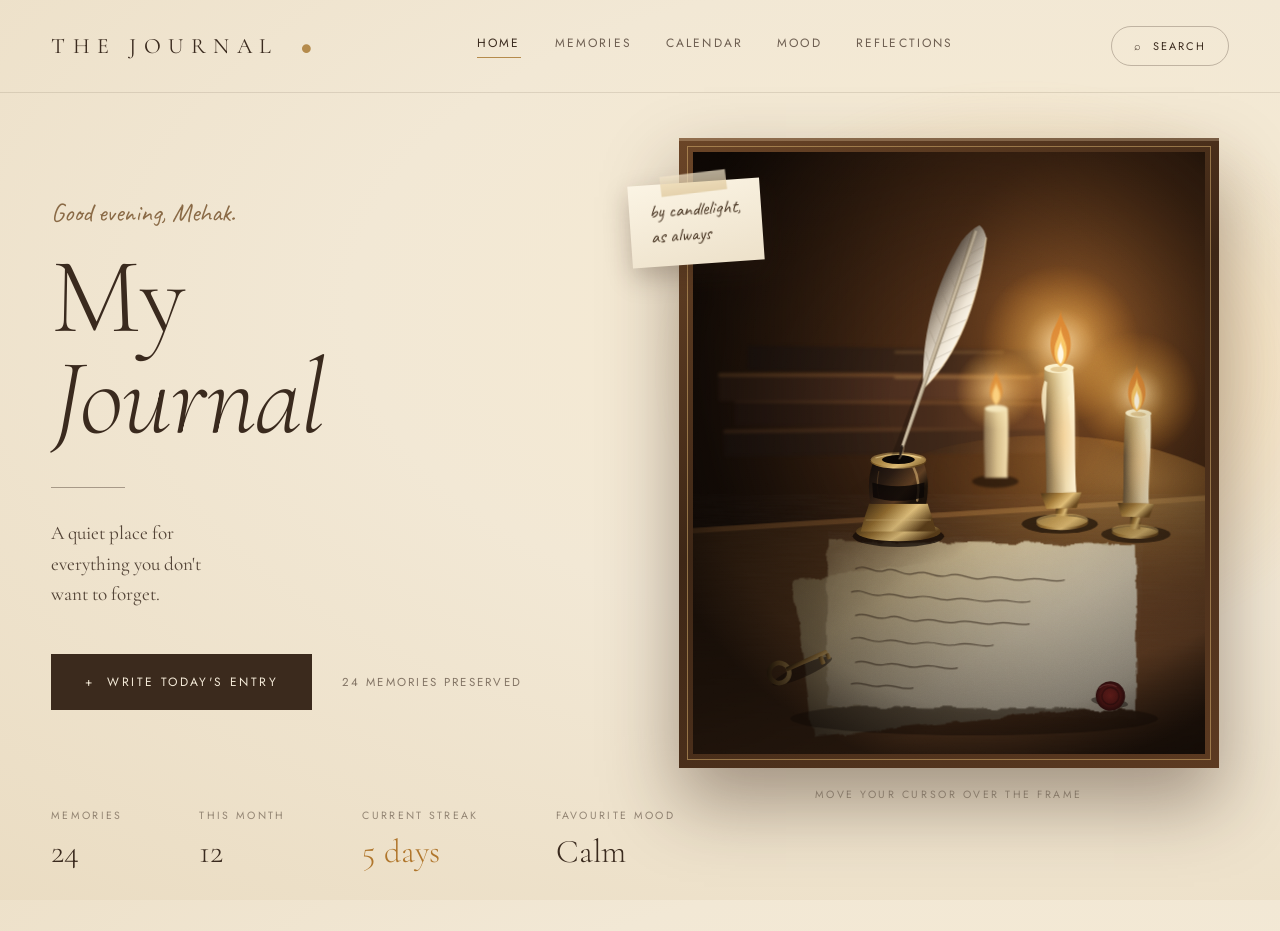
<file: Cinematic Desk Home Component/uploads/hero-candlelit-desk-demo.html>
<!DOCTYPE html>
<html lang="en">
<head>
<meta charset="utf-8">
<meta name="viewport" content="width=device-width, initial-scale=1">
<title>The Journal — Hero Demo</title>
<link rel="preconnect" href="https://fonts.googleapis.com">
<link rel="preconnect" href="https://fonts.gstatic.com" crossorigin>
<link href="https://fonts.googleapis.com/css2?family=Caveat:wght@400;500&family=Cormorant+Garamond:ital,wght@0,300;0,400;0,500;1,300;1,400&family=Jost:wght@300;400;500&display=swap" rel="stylesheet">
<style>
:root{
  /* scene */
  --wall:#241610; --wall-deep:#150C07;
  --desk:#4A2E1C; --desk-lit:#8A5730;
  --parchment:#E9DDC1; --parchment-sh:#BFAA85;
  --flame-core:#FFF7E2; --flame-body:#F9C766; --flame-edge:#DE7F26;
  --glow:#F2B45C; --brass:#B58B4C; --ink:#241A14;
  /* page */
  --page:#F2E8D5; --page-warm:#EFE0C4; --page-ink:#3A2A1E;
  --ease-film:cubic-bezier(.16,.84,.44,1);
  --rx:0deg; --ry:0deg;
}
*{box-sizing:border-box;margin:0;padding:0}
html,body{height:100%}
body{
  background:
    radial-gradient(120% 90% at 78% 34%, #F7EBD2 0%, var(--page) 42%, #EADCC2 100%);
  color:var(--page-ink);
  font-family:'Cormorant Garamond',Georgia,serif;
  -webkit-font-smoothing:antialiased;
  overflow-x:hidden;
}

/* ---------- nav ---------- */
.nav{
  display:flex;align-items:center;justify-content:space-between;
  padding:26px clamp(24px,4vw,64px);
  border-bottom:1px solid rgba(58,42,30,.12);
}
.brand{font-size:22px;letter-spacing:.34em;font-weight:400;text-transform:uppercase}
.brand i{color:var(--brass);font-style:normal;font-size:14px;vertical-align:middle;margin-left:10px}
.links{display:flex;gap:34px;font-family:'Jost',sans-serif;font-size:12px;letter-spacing:.18em;text-transform:uppercase;font-weight:400}
.links a{color:rgba(58,42,30,.72);text-decoration:none;padding-bottom:5px;transition:color .25s}
.links a:hover{color:var(--page-ink)}
.links a.on{color:var(--page-ink);border-bottom:1.5px solid var(--brass)}
.search{
  font-family:'Jost',sans-serif;font-size:11px;letter-spacing:.18em;text-transform:uppercase;
  border:1px solid rgba(58,42,30,.28);border-radius:999px;padding:11px 22px;background:none;color:inherit;cursor:pointer;
  transition:border-color .25s,background .25s;
}
.search:hover{border-color:var(--brass);background:rgba(181,139,76,.08)}
@media(max-width:900px){.links{display:none}}

/* ---------- hero ---------- */
.hero{
  display:grid;grid-template-columns:1fr minmax(360px,560px);
  gap:clamp(24px,5vw,80px);align-items:center;
  padding:clamp(30px,5vh,64px) clamp(24px,4vw,64px) 40px;
  max-width:1560px;margin:0 auto;position:relative;
}
.greet{font-family:'Caveat',cursive;font-size:26px;color:#8A6A46;margin-bottom:18px}
.title{font-size:clamp(58px,8.4vw,124px);line-height:.94;font-weight:300;letter-spacing:-.01em}
.title em{display:block;font-style:italic;font-weight:300;margin-left:.02em}
.rule{width:74px;height:1px;background:rgba(58,42,30,.4);margin:38px 0 30px}
.sub{font-size:clamp(19px,1.5vw,25px);line-height:1.6;max-width:19ch;color:rgba(58,42,30,.86)}
.cta-row{display:flex;align-items:center;gap:30px;margin-top:44px;flex-wrap:wrap}
.cta{
  font-family:'Jost',sans-serif;font-size:12px;letter-spacing:.2em;text-transform:uppercase;font-weight:400;
  background:#3B2A1D;color:#F4EAD8;border:none;padding:19px 34px;cursor:pointer;position:relative;overflow:hidden;
  transition:transform .35s var(--ease-film),box-shadow .35s var(--ease-film);
}
.cta:hover{transform:translateY(-2px);box-shadow:0 12px 26px rgba(59,42,29,.28)}
.cta::after{content:"";position:absolute;inset:0;background:linear-gradient(100deg,transparent 30%,rgba(242,180,92,.5),transparent 70%);transform:translateX(-120%);transition:transform .75s var(--ease-film)}
.cta:hover::after{transform:translateX(120%)}
.count{font-family:'Jost',sans-serif;font-size:11.5px;letter-spacing:.2em;text-transform:uppercase;color:rgba(58,42,30,.6)}
@media(max-width:900px){
  .hero{grid-template-columns:1fr;padding-top:26px}
  .stage-wrap{order:-1}
}

/* ---------- stage ---------- */
.stage-wrap{position:relative;display:flex;justify-content:center}
/* warm light spilling out of the frame onto the page */
.spill{
  position:absolute;inset:-14% -22% -14% -34%;pointer-events:none;
  background:radial-gradient(58% 50% at 62% 40%, rgba(242,180,92,.42) 0%, rgba(242,180,92,.16) 38%, transparent 72%);
  filter:blur(6px);animation:spill 6.2s ease-in-out infinite;
}
@keyframes spill{0%,100%{opacity:.85}50%{opacity:1}}

.frame{
  position:relative;width:100%;max-width:540px;aspect-ratio:6/7;
  padding:14px;background:linear-gradient(150deg,#6B4527,#3E2716 45%,#5C3A21);
  box-shadow:0 34px 70px rgba(52,32,18,.42), 0 3px 0 rgba(255,232,190,.25) inset;
  perspective:1400px;
}
.frame::after{content:"";position:absolute;inset:8px;border:1px solid rgba(214,175,110,.55);pointer-events:none;z-index:9}

.scene{
  position:relative;width:100%;height:100%;overflow:hidden;
  transform-style:preserve-3d;
  transform:rotateX(var(--rx)) rotateY(var(--ry));
  transition:transform .5s var(--ease-film);
  background:#150C07;
}
.layer{position:absolute;inset:0;transform-style:preserve-3d}
.layer svg{position:absolute;inset:0;width:100%;height:100%;display:block}

/* depth: translateZ + compensating scale so nothing changes size at rest */
.l-back  {transform:translateZ(-120px) scale(1.086);filter:blur(2.4px)}
.l-books {transform:translateZ(-90px)  scale(1.064);filter:blur(1.7px)}
.l-desk  {transform:translateZ(-40px)  scale(1.029)}
.l-far   {transform:translateZ(-60px)  scale(1.043);filter:blur(1.1px)}
.l-cand  {transform:translateZ(-20px)  scale(1.014)}
.l-paper {transform:translateZ(30px)   scale(.979)}
.l-bottle{transform:translateZ(60px)   scale(.957)}
.l-quill {transform:translateZ(90px)   scale(.936)}
.l-fore  {transform:translateZ(130px)  scale(.907);filter:blur(.7px)}
.l-note  {transform:translateZ(165px)  scale(.882)}

/* ---------- flame ---------- */
.fl-core,.fl-body,.fl-edge{transform-box:fill-box;transform-origin:50% 100%}
.fl-edge{animation:flkA 4.7s ease-in-out infinite}
.fl-body{animation:flkB 3.1s ease-in-out infinite}
.fl-core{animation:flkC 2.3s ease-in-out infinite}
@keyframes flkA{0%,100%{transform:scaleY(1) skewX(0deg)}22%{transform:scaleY(1.07) skewX(3deg) translateX(1px)}51%{transform:scaleY(.93) skewX(-3deg) translateX(-1.2px)}76%{transform:scaleY(1.04) skewX(1.5deg)}}
@keyframes flkB{0%,100%{transform:scaleY(1) skewX(-1deg)}18%{transform:scaleY(.94) skewX(2.5deg)}44%{transform:scaleY(1.08) skewX(-2deg) translateX(.8px)}72%{transform:scaleY(.97) skewX(1deg)}}
@keyframes flkC{0%,100%{transform:scaleY(1.02) translateX(0)}30%{transform:scaleY(.92) translateX(-.6px)}58%{transform:scaleY(1.06) translateX(.7px)}}
.halo{mix-blend-mode:screen;transform-box:fill-box;transform-origin:50% 50%;animation:halo 3.1s ease-in-out infinite}
.halo2{mix-blend-mode:screen;transform-box:fill-box;transform-origin:50% 50%;animation:halo 4.7s ease-in-out infinite reverse}
@keyframes halo{0%,100%{opacity:.78;transform:scale(.98)}50%{opacity:1;transform:scale(1.045)}}
.pool{mix-blend-mode:screen;animation:halo 3.1s ease-in-out infinite}

/* ---------- quill ---------- */
.quill-in{position:absolute;inset:0;animation:quillIn 1500ms var(--ease-film) both}
@keyframes quillIn{0%{transform:translateY(-72vh) rotate(-19deg);opacity:0}45%{opacity:1}100%{transform:translateY(0) rotate(0);opacity:1}}
.quill-float{position:absolute;inset:0;animation:quillFloat 7.5s ease-in-out 1.5s infinite}
@keyframes quillFloat{0%,100%{transform:translateY(0) rotate(0deg)}50%{transform:translateY(-8px) rotate(1.5deg)}}
.barbs{transform-box:fill-box;transform-origin:50% 100%;animation:barbs 11s ease-in-out infinite}
@keyframes barbs{0%,100%{transform:rotate(-.7deg)}50%{transform:rotate(.7deg)}}
.drip{transform-box:fill-box;transform-origin:50% 0%;animation:drip 15s linear infinite;opacity:0}
@keyframes drip{
  0%,70%{opacity:0;transform:translateY(0) scale(.3,.3)}
  72%{opacity:.95;transform:translateY(0) scale(.7,.9)}
  75%{opacity:1;transform:translateY(4px) scale(.55,1.35)}
  86%{opacity:1;transform:translateY(96px) scale(.7,1.15)}
  89%{opacity:.95;transform:translateY(104px) scale(1.7,.45)}
  94%,100%{opacity:0;transform:translateY(104px) scale(2.6,.3)}
}

/* ---------- handwriting ---------- */
.hw path{stroke-dasharray:var(--len,320);stroke-dashoffset:var(--len,320);animation:draw 3.6s ease-out 1.7s forwards}
@keyframes draw{to{stroke-dashoffset:0}}
.corner{transform-box:fill-box;transform-origin:100% 0%;animation:corner 9s ease-in-out infinite}
@keyframes corner{0%,100%{transform:rotate(0) translate(0,0)}50%{transform:rotate(-1.6deg) translate(-2px,1px)}}

/* ---------- dust ---------- */
.dust{position:absolute;inset:0;pointer-events:none}
.mote{position:absolute;border-radius:50%;background:#FFE4B4;filter:blur(1.1px);opacity:0}
@keyframes drift{
  0%{transform:translate3d(0,0,0);opacity:0}
  12%{opacity:.34}
  55%{opacity:.16}
  78%{opacity:.3}
  100%{transform:translate3d(var(--dx),var(--dy),0);opacity:0}
}

/* ---------- overlays ---------- */
.grain{position:absolute;inset:-50%;width:200%;height:200%;opacity:.055;mix-blend-mode:overlay;pointer-events:none;z-index:8;animation:grain 1s steps(8) infinite}
@keyframes grain{
  0%{transform:translate(0,0)}12.5%{transform:translate(-3%,2%)}25%{transform:translate(2%,-3%)}
  37.5%{transform:translate(-2%,-2%)}50%{transform:translate(3%,1%)}62.5%{transform:translate(-1%,3%)}
  75%{transform:translate(2%,2%)}87.5%{transform:translate(-3%,-1%)}100%{transform:translate(0,0)}
}
.vig{position:absolute;inset:0;pointer-events:none;z-index:7;
  background:radial-gradient(72% 62% at 60% 42%, transparent 30%, rgba(11,6,3,.5) 82%, rgba(11,6,3,.82) 100%)}

/* ---------- tape note ---------- */
.note{
  position:absolute;top:7%;left:-9%;z-index:12;
  font-family:'Caveat',cursive;font-size:19px;line-height:1.32;color:#4B3826;
  background:linear-gradient(168deg,#FBF4E4,#EDE1CA);
  padding:15px 20px 17px;transform:rotate(-4deg);
  box-shadow:0 10px 24px rgba(52,32,18,.26);
  max-width:190px;
}
.note::before{content:"";position:absolute;top:-9px;left:50%;translate:-50% 0;width:66px;height:20px;
  background:linear-gradient(#F6E9CC,#E4D3B0);opacity:.72;mix-blend-mode:multiply;transform:rotate(-3deg)}

/* ---------- hint ---------- */
.hint{position:absolute;bottom:-34px;left:50%;translate:-50% 0;font-family:'Jost',sans-serif;
  font-size:10.5px;letter-spacing:.24em;text-transform:uppercase;color:rgba(58,42,30,.42);
  transition:opacity .6s;animation:blink 3s ease-in-out infinite}
@keyframes blink{0%,100%{opacity:.42}50%{opacity:.9}}
.hint.gone{opacity:0}

/* ---------- stats ---------- */
.stats{display:flex;gap:clamp(28px,6vw,90px);flex-wrap:wrap;
  padding:0 clamp(24px,4vw,64px) 60px;max-width:1560px;margin:0 auto}
.stat b{display:block;font-family:'Jost',sans-serif;font-size:10.5px;letter-spacing:.22em;
  text-transform:uppercase;font-weight:400;color:rgba(58,42,30,.5);margin-bottom:9px}
.stat span{font-size:33px;font-weight:300}
.stat.glow span{color:#B0762C}

@media(prefers-reduced-motion:reduce){
  *,*::before,*::after{animation:none!important;transition:none!important}
  .scene{transform:none!important}
  .hw path{stroke-dashoffset:0}
  .quill-in{transform:none}
}
</style>
</head>
<body>

<nav class="nav">
  <div class="brand">The Journal <i>●</i></div>
  <div class="links">
    <a href="#" class="on">Home</a><a href="#">Memories</a><a href="#">Calendar</a><a href="#">Mood</a><a href="#">Reflections</a>
  </div>
  <button class="search">⌕ &nbsp;Search</button>
</nav>

<section class="hero">
  <div class="copy">
    <p class="greet">Good evening, Mehak.</p>
    <h1 class="title">My <em>Journal</em></h1>
    <div class="rule"></div>
    <p class="sub">A quiet place for everything you don't want to forget.</p>
    <div class="cta-row">
      <button class="cta">+ &nbsp;Write today's entry</button>
      <span class="count">24 memories preserved</span>
    </div>
  </div>

  <div class="stage-wrap">
    <div class="spill"></div>
    <div class="frame" id="frame">
      <div class="note">by candlelight,<br>as always</div>

      <div class="scene" id="scene">

        <!-- 1. BACKDROP -->
        <div class="layer l-back">
          <svg viewBox="0 0 600 700" preserveAspectRatio="xMidYMid slice">
            <defs>
              <radialGradient id="wallPool" cx="74%" cy="30%" r="70%">
                <stop offset="0%" stop-color="#9A5F2C" stop-opacity=".95"/>
                <stop offset="38%" stop-color="#5A3419" stop-opacity=".78"/>
                <stop offset="100%" stop-color="#160D07"/>
              </radialGradient>
            </defs>
            <rect width="600" height="700" fill="#170E08"/>
            <rect width="600" height="700" fill="url(#wallPool)"/>
          </svg>
        </div>

        <!-- 2. BOOKS -->
        <div class="layer l-books">
          <svg viewBox="0 0 600 700">
            <defs>
              <linearGradient id="lea1" x1="0" y1="0" x2="1" y2="0">
                <stop offset="0%" stop-color="#241610"/><stop offset="62%" stop-color="#472B1A"/><stop offset="100%" stop-color="#7A4A26"/>
              </linearGradient>
              <linearGradient id="lea2" x1="0" y1="0" x2="1" y2="0">
                <stop offset="0%" stop-color="#1E140F"/><stop offset="66%" stop-color="#3E2718"/><stop offset="100%" stop-color="#6B4223"/>
              </linearGradient>
              <linearGradient id="lea3" x1="0" y1="0" x2="1" y2="0">
                <stop offset="0%" stop-color="#2A1A11"/><stop offset="58%" stop-color="#513120"/><stop offset="100%" stop-color="#8A5730"/>
              </linearGradient>
            </defs>
            <g>
              <rect x="52" y="322" width="372" height="30" rx="3" fill="url(#lea2)" transform="rotate(-.7 238 337)"/>
              <rect x="52" y="322" width="372" height="4" fill="#8A5730" opacity=".38" transform="rotate(-.7 238 337)"/>
              <rect x="64" y="292" width="352" height="30" rx="3" fill="url(#lea1)" transform="rotate(.6 240 307)"/>
              <rect x="64" y="292" width="352" height="4" fill="#A06A38" opacity=".34" transform="rotate(.6 240 307)"/>
              <rect x="46" y="262" width="386" height="30" rx="3" fill="url(#lea3)" transform="rotate(-.4 239 277)"/>
              <rect x="240" y="266" width="150" height="2" fill="#C79A56" opacity=".5"/>
              <rect x="46" y="262" width="386" height="4" fill="#B0763C" opacity=".4"/>
              <rect x="78" y="234" width="322" height="28" rx="3" fill="url(#lea2)" transform="rotate(.9 239 248)"/>
              <rect x="240" y="238" width="120" height="2" fill="#C79A56" opacity=".38"/>
            </g>
          </svg>
        </div>

        <!-- 3. DESK -->
        <div class="layer l-desk">
          <svg viewBox="0 0 600 700">
            <defs>
              <linearGradient id="wood" x1=".18" y1="0" x2=".9" y2="1">
                <stop offset="0%" stop-color="#38220F"/><stop offset="42%" stop-color="#5C3A1E"/>
                <stop offset="72%" stop-color="#8A5730"/><stop offset="100%" stop-color="#3A2211"/>
              </linearGradient>
              <radialGradient id="deskPool" cx="70%" cy="18%" r="62%">
                <stop offset="0%" stop-color="#F2B45C" stop-opacity=".5"/>
                <stop offset="55%" stop-color="#C07C2E" stop-opacity=".16"/>
                <stop offset="100%" stop-color="#000" stop-opacity="0"/>
              </radialGradient>
              <filter id="woodGrain" x="0" y="0" width="100%" height="100%">
                <feTurbulence type="fractalNoise" baseFrequency=".02 .6" numOctaves="3" seed="7"/>
                <feColorMatrix type="saturate" values="0"/>
              </filter>
            </defs>
            <path d="M0,436 L600,398 L600,700 L0,700 Z" fill="url(#wood)"/>
            <path d="M0,436 L600,398 L600,700 L0,700 Z" fill="#fff" opacity=".05" filter="url(#woodGrain)"/>
            <path d="M0,436 L600,398 L600,404 L0,442 Z" fill="#A06A38" opacity=".45"/>
            <ellipse class="pool" cx="410" cy="470" rx="270" ry="140" fill="url(#deskPool)"/>
          </svg>
        </div>

        <!-- 4. FAR CANDLE -->
        <div class="layer l-far">
          <svg viewBox="0 0 600 700">
            <defs>
              <linearGradient id="waxF" x1="0" y1="0" x2="1" y2="0">
                <stop offset="0%" stop-color="#8A7150"/><stop offset="55%" stop-color="#D9C08C"/><stop offset="100%" stop-color="#F4DFAE"/>
              </linearGradient>
              <radialGradient id="haloF"><stop offset="0%" stop-color="#FFD08A" stop-opacity=".8"/><stop offset="100%" stop-color="#FFB347" stop-opacity="0"/></radialGradient>
            </defs>
            <ellipse cx="352" cy="382" rx="26" ry="7" fill="#120A05" opacity=".55"/>
            <path d="M340,300 C338,340 341,368 340,378 L366,378 C365,366 368,336 366,300 Z" fill="url(#waxF)"/>
            <ellipse cx="353" cy="300" rx="13" ry="4" fill="#EEDCAE"/>
            <circle class="halo" cx="353" cy="278" r="46" fill="url(#haloF)"/>
            <g transform="translate(353,296)">
              <path class="fl-edge" d="M0,0 C-8,-6 -9,-18 -4,-27 C-2,-32 0,-35 0,-39 C0,-35 2,-32 4,-27 C9,-18 8,-6 0,0 Z" fill="#E38F33" opacity=".8"/>
              <path class="fl-body" d="M0,0 C-5,-4 -6,-12 -2.5,-18 C-1,-21 0,-24 0,-27 C0,-24 1,-21 2.5,-18 C6,-12 5,-4 0,0 Z" fill="#FBD07D"/>
            </g>
          </svg>
        </div>

        <!-- 5. CANDLES -->
        <div class="layer l-cand">
          <svg viewBox="0 0 600 700">
            <defs>
              <linearGradient id="wax" x1="0" y1="0" x2="1" y2="0">
                <stop offset="0%" stop-color="#6F5A3C"/><stop offset="30%" stop-color="#B49A6C"/>
                <stop offset="66%" stop-color="#EFDCB0"/><stop offset="100%" stop-color="#FFF3D4"/>
              </linearGradient>
              <linearGradient id="wax2" x1="0" y1="0" x2="1" y2="0">
                <stop offset="0%" stop-color="#5F4C33"/><stop offset="34%" stop-color="#A98F63"/>
                <stop offset="70%" stop-color="#E9D4A8"/><stop offset="100%" stop-color="#FBEDCB"/>
              </linearGradient>
              <linearGradient id="brassG" x1="0" y1="0" x2="1" y2=".4">
                <stop offset="0%" stop-color="#4A3316"/><stop offset="42%" stop-color="#A57C3A"/>
                <stop offset="72%" stop-color="#E4C179"/><stop offset="100%" stop-color="#6B4A1F"/>
              </linearGradient>
              <radialGradient id="haloBig"><stop offset="0%" stop-color="#FFE0AA" stop-opacity=".92"/><stop offset="45%" stop-color="#FFBB55" stop-opacity=".38"/><stop offset="100%" stop-color="#FF9F2E" stop-opacity="0"/></radialGradient>
              <radialGradient id="subsurf"><stop offset="0%" stop-color="#FFCE86" stop-opacity=".85"/><stop offset="100%" stop-color="#FFCE86" stop-opacity="0"/></radialGradient>
            </defs>

            <!-- contact shadows -->
            <ellipse cx="428" cy="432" rx="44" ry="11" fill="#100904" opacity=".62"/>
            <ellipse cx="516" cy="444" rx="40" ry="10" fill="#100904" opacity=".58"/>

            <!-- TALL CANDLE -->
            <g transform="rotate(-1.2 428 340)">
              <path d="M412,252 C409,300 413,360 411,396 L446,396 C444,358 448,300 445,252 Z" fill="url(#wax)"/>
              <!-- drips -->
              <path d="M412,266 C405,286 409,300 411,316 C414,300 413,282 415,268 Z" fill="#F7E7BE" opacity=".9"/>
              <path d="M441,282 C447,300 443,318 444,332 C439,318 440,300 438,286 Z" fill="#FFF3D4" opacity=".55"/>
              <ellipse cx="429" cy="252" rx="17" ry="5.5" fill="#F8E7BB"/>
              <ellipse cx="429" cy="253" rx="10" ry="3" fill="#C9A876"/>
              <ellipse cx="432" cy="330" rx="20" ry="60" fill="url(#subsurf)" opacity=".5"/>
              <!-- holder -->
              <path d="M405,396 L452,396 L446,414 L411,414 Z" fill="url(#brassG)"/>
              <rect x="422" y="414" width="14" height="14" fill="url(#brassG)"/>
              <ellipse cx="429" cy="431" rx="30" ry="8" fill="url(#brassG)"/>
              <ellipse cx="429" cy="428" rx="30" ry="8" fill="#D8B36A" opacity=".55"/>
            </g>
            <circle class="halo" cx="429" cy="224" r="92" fill="url(#haloBig)"/>
            <g transform="translate(429,250)">
              <path class="fl-edge" d="M0,0 C-13,-9 -15,-30 -7,-45 C-3.5,-53 0,-58 0,-66 C0,-58 3.5,-53 7,-45 C15,-30 13,-9 0,0 Z" fill="#E0842B" opacity=".82"/>
              <path class="fl-body" d="M0,0 C-8,-6 -9,-21 -4,-31 C-2,-37 0,-41 0,-47 C0,-41 2,-37 4,-31 C9,-21 8,-6 0,0 Z" fill="#F9C766"/>
              <path class="fl-core" d="M0,-3 C-4,-8 -4.5,-16 -2,-22 C-1,-25 0,-27 0,-30 C0,-27 1,-25 2,-22 C4.5,-16 4,-8 0,-3 Z" fill="#FFF7E2"/>
            </g>

            <!-- SHORT CANDLE -->
            <g transform="rotate(1.6 516 372)">
              <path d="M502,304 C500,346 503,384 502,408 L532,408 C530,384 534,346 531,304 Z" fill="url(#wax2)"/>
              <path d="M528,320 C534,338 530,352 531,366 C526,352 527,336 525,324 Z" fill="#FFF3D4" opacity=".5"/>
              <ellipse cx="517" cy="304" rx="15" ry="5" fill="#F5E3B6"/>
              <ellipse cx="517" cy="305" rx="9" ry="2.6" fill="#C2A16F"/>
              <ellipse cx="520" cy="360" rx="17" ry="46" fill="url(#subsurf)" opacity=".45"/>
              <path d="M496,408 L538,408 L533,424 L501,424 Z" fill="url(#brassG)"/>
              <ellipse cx="517" cy="442" rx="27" ry="7" fill="url(#brassG)"/>
              <rect x="511" y="424" width="12" height="14" fill="url(#brassG)"/>
              <ellipse cx="517" cy="439" rx="27" ry="7" fill="#D8B36A" opacity=".5"/>
            </g>
            <circle class="halo2" cx="517" cy="282" r="72" fill="url(#haloBig)"/>
            <g transform="translate(517,302)">
              <path class="fl-edge" d="M0,0 C-11,-8 -13,-25 -6,-38 C-3,-45 0,-49 0,-56 C0,-49 3,-45 6,-38 C13,-25 11,-8 0,0 Z" fill="#E0842B" opacity=".8" style="animation-delay:-1.4s"/>
              <path class="fl-body" d="M0,0 C-7,-5 -8,-18 -3.5,-27 C-1.6,-31 0,-35 0,-40 C0,-35 1.6,-31 3.5,-27 C8,-18 7,-5 0,0 Z" fill="#F9C766" style="animation-delay:-.9s"/>
              <path class="fl-core" d="M0,-2 C-3.4,-7 -3.8,-14 -1.7,-19 C-.8,-21 0,-23 0,-26 C0,-23 .8,-21 1.7,-19 C3.8,-14 3.4,-7 0,-2 Z" fill="#FFF7E2" style="animation-delay:-.5s"/>
            </g>
          </svg>
        </div>

        <!-- 6. PARCHMENT -->
        <div class="layer l-paper">
          <svg viewBox="0 0 600 700">
            <defs>
              <linearGradient id="pap" x1=".1" y1="0" x2=".95" y2=".7">
                <stop offset="0%" stop-color="#9C876190"/><stop offset="28%" stop-color="#CBB88F"/>
                <stop offset="68%" stop-color="#E9DDC1"/><stop offset="100%" stop-color="#F6EDD6"/>
              </linearGradient>
              <linearGradient id="pap2" x1=".1" y1="0" x2=".9" y2=".8">
                <stop offset="0%" stop-color="#7E6B4B"/><stop offset="45%" stop-color="#B9A67E"/><stop offset="100%" stop-color="#DBCDAC"/>
              </linearGradient>
              <filter id="tear">
                <feTurbulence type="fractalNoise" baseFrequency=".038" numOctaves="4" seed="12" result="n"/>
                <feDisplacementMap in="SourceGraphic" in2="n" scale="9" xChannelSelector="R" yChannelSelector="G"/>
              </filter>
              <filter id="fibre" x="0" y="0" width="100%" height="100%">
                <feTurbulence type="fractalNoise" baseFrequency=".9" numOctaves="2" seed="3"/>
                <feColorMatrix type="saturate" values="0"/>
              </filter>
            </defs>

            <!-- under sheet -->
            <g filter="url(#tear)" transform="rotate(-4.5 320 560)">
              <path d="M118,486 L498,470 L506,664 L128,676 Z" fill="url(#pap2)"/>
            </g>
            <!-- contact shadow -->
            <ellipse cx="330" cy="668" rx="220" ry="20" fill="#120A05" opacity=".45"/>

            <!-- top sheet -->
            <g class="corner">
              <g filter="url(#tear)" transform="rotate(2.2 330 552)">
                <path d="M150,462 L520,452 L528,650 L158,660 Z" fill="url(#pap)"/>
                <path d="M150,462 L520,452 L528,650 L158,660 Z" fill="#6B5735" opacity=".07" filter="url(#fibre)"/>
              </g>
            </g>

            <!-- handwriting -->
            <g class="hw" transform="rotate(2.2 330 552)" stroke="#3A2B1E" fill="none" stroke-linecap="round" opacity=".68">
              <path style="--len:300" stroke-width="1.5" d="M186,494 c14,-7 22,6 34,1 c16,-6 20,7 36,2 c18,-6 24,6 40,1 c20,-6 26,7 46,1 c22,-6 30,5 48,0 c20,-5 30,4 46,-1"/>
              <path style="--len:300" stroke-width="1.4" style="animation-delay:1.85s" d="M182,522 c16,-6 20,7 38,2 c18,-5 22,6 40,1 c20,-5 26,6 44,1 c22,-5 28,5 48,0 c20,-4 28,4 44,-1"/>
              <path style="--len:290" stroke-width="1.5" d="M188,550 c14,-6 24,6 38,1 c18,-6 22,7 40,2 c20,-5 24,5 44,0 c20,-5 28,5 46,0 c18,-4 26,3 40,-1"/>
              <path style="--len:280" stroke-width="1.3" d="M184,578 c16,-6 22,6 40,1 c18,-5 22,6 42,1 c20,-5 26,5 44,0 c20,-5 28,4 44,-1"/>
              <path style="--len:250" stroke-width="1.5" d="M190,606 c14,-6 22,6 36,1 c18,-5 24,6 42,1 c20,-5 26,5 44,0"/>
              <path style="--len:150" stroke-width="1.4" d="M186,632 c14,-5 22,5 36,1 c16,-4 22,5 38,1"/>
            </g>
          </svg>
        </div>

        <!-- 7. INK BOTTLE -->
        <div class="layer l-bottle">
          <svg viewBox="0 0 600 700">
            <defs>
              <linearGradient id="glass" x1=".05" y1="0" x2=".95" y2=".6">
                <stop offset="0%" stop-color="#120C09"/><stop offset="40%" stop-color="#2A1C13"/>
                <stop offset="78%" stop-color="#5E3E22"/><stop offset="100%" stop-color="#1A1109"/>
              </linearGradient>
              <linearGradient id="brassB" x1="0" y1="0" x2="1" y2=".4">
                <stop offset="0%" stop-color="#3E2A11"/><stop offset="38%" stop-color="#9B7333"/>
                <stop offset="68%" stop-color="#EBC981"/><stop offset="100%" stop-color="#5C3F1A"/>
              </linearGradient>
            </defs>
            <ellipse cx="238" cy="452" rx="56" ry="13" fill="#0E0704" opacity=".7"/>
            <!-- base -->
            <ellipse cx="238" cy="446" rx="52" ry="12" fill="url(#brassB)"/>
            <path d="M192,446 C196,428 200,420 202,412 L274,412 C276,420 280,428 284,446 Z" fill="url(#brassB)"/>
            <path d="M198,432 h80" stroke="#F0D191" stroke-width="1.2" opacity=".4"/>
            <!-- glass well -->
            <path d="M204,412 C200,392 202,372 208,360 L268,360 C274,372 276,392 272,412 Z" fill="url(#glass)"/>
            <path d="M256,366 C262,378 264,394 261,408" stroke="#E7BE7C" stroke-width="3" opacity=".55" fill="none" stroke-linecap="round"/>
            <path d="M214,372 C211,386 212,398 215,406" stroke="#C89654" stroke-width="1.4" opacity=".22" fill="none"/>
            <!-- ink line -->
            <path d="M206,386 C224,392 250,392 270,386 L269,404 C250,410 224,410 207,404 Z" fill="#0B0705" opacity=".85"/>
            <!-- collar -->
            <ellipse cx="238" cy="360" rx="34" ry="9" fill="url(#brassB)"/>
            <ellipse cx="238" cy="358" rx="34" ry="9" fill="#D9B369" opacity=".5"/>
            <ellipse cx="238" cy="358" rx="20" ry="5.5" fill="#0A0604"/>
            <path d="M210,356 q28,-9 56,0" stroke="#F4D89A" stroke-width="1.3" fill="none" opacity=".65"/>
          </svg>
        </div>

        <!-- 8. QUILL -->
        <div class="layer l-quill">
          <div class="quill-in"><div class="quill-float">
            <svg viewBox="0 0 600 700">
              <defs>
                <linearGradient id="feath" x1=".1" y1=".2" x2=".95" y2=".8">
                  <stop offset="0%" stop-color="#6E6154"/><stop offset="34%" stop-color="#B9AC9A"/>
                  <stop offset="70%" stop-color="#EFE6D6"/><stop offset="100%" stop-color="#FFFAF0"/>
                </linearGradient>
                <linearGradient id="shaft" x1="0" y1="0" x2="1" y2="0">
                  <stop offset="0%" stop-color="#6B5C48"/><stop offset="55%" stop-color="#D8C9AE"/><stop offset="100%" stop-color="#8A7A62"/>
                </linearGradient>
              </defs>
              <g transform="translate(238,356) rotate(19)">
                <!-- shadow of quill on the scene -->
                <path d="M2,-4 C6,-90 8,-170 4,-286" stroke="#0E0804" stroke-width="7" opacity=".26" fill="none" transform="translate(-9,7)"/>
                <g class="barbs">
                  <!-- feather vane -->
                  <path d="M0,-92 C24,-140 32,-206 13,-296 C7,-305 3,-307 0,-308 C-3,-306 -9,-298 -15,-282 C-30,-214 -22,-146 0,-92 Z" fill="url(#feath)"/>
                  <!-- barb lines -->
                  <g stroke="#8C7F6C" stroke-width=".8" opacity=".42">
                    <path d="M0,-110 L16,-128"/><path d="M0,-130 L20,-150"/><path d="M0,-150 L23,-171"/>
                    <path d="M0,-170 L24,-192"/><path d="M0,-190 L24,-212"/><path d="M0,-210 L23,-231"/>
                    <path d="M0,-230 L20,-250"/><path d="M0,-250 L17,-268"/><path d="M0,-270 L13,-284"/>
                    <path d="M0,-120 L-13,-137"/><path d="M0,-145 L-16,-163"/><path d="M0,-170 L-18,-189"/>
                    <path d="M0,-195 L-18,-214"/><path d="M0,-220 L-16,-238"/><path d="M0,-245 L-13,-261"/>
                  </g>
                  <!-- rim light along the flame side -->
                  <path d="M13,-296 C32,-206 24,-140 0,-92" stroke="#FFE9BE" stroke-width="1.9" fill="none" opacity=".72"/>
                </g>
                <!-- rachis + nib -->
                <path d="M0,-300 C3,-200 2,-96 1,-14 L-3,-14 C-4,-96 -3,-200 -6,-300 Z" fill="url(#shaft)"/>
                <path d="M-1,-16 C2,-9 2,-3 0,2 C-2,-3 -4,-9 -3,-16 Z" fill="#241A14"/>
                <path d="M1,-14 C2,-8 2,-3 0,2" stroke="#FFE1A8" stroke-width=".9" fill="none" opacity=".6"/>
                <!-- ink droplet -->
                <ellipse class="drip" cx="0" cy="4" rx="3.4" ry="4.6" fill="#191009"/>
              </g>
            </svg>
          </div></div>
        </div>

        <!-- 9. FOREGROUND -->
        <div class="layer l-fore">
          <svg viewBox="0 0 600 700">
            <defs>
              <linearGradient id="key" x1="0" y1="0" x2="1" y2=".6">
                <stop offset="0%" stop-color="#3A2A12"/><stop offset="48%" stop-color="#9C7638"/><stop offset="100%" stop-color="#D9B36B"/>
              </linearGradient>
              <radialGradient id="seal"><stop offset="0%" stop-color="#B2322F"/><stop offset="70%" stop-color="#7A1F20"/><stop offset="100%" stop-color="#4A1214"/></radialGradient>
            </defs>
            <!-- antique key -->
            <g transform="rotate(-24 108 622)">
              <ellipse cx="106" cy="632" rx="42" ry="8" fill="#0E0704" opacity=".5"/>
              <circle cx="78" cy="622" r="13" fill="none" stroke="url(#key)" stroke-width="6"/>
              <rect x="88" y="619" width="58" height="5.5" rx="2" fill="url(#key)"/>
              <rect x="132" y="624" width="6" height="11" rx="1.5" fill="url(#key)"/>
              <rect x="142" y="624" width="5" height="8" rx="1.5" fill="url(#key)"/>
            </g>
            <!-- wax seal -->
            <g transform="rotate(8 508 668)">
              <ellipse cx="508" cy="672" rx="24" ry="6" fill="#0E0704" opacity=".45"/>
              <circle cx="508" cy="664" r="19" fill="url(#seal)"/>
              <circle cx="508" cy="664" r="11" fill="none" stroke="#521517" stroke-width="2" opacity=".8"/>
              <path d="M492,656 a19,19 0 0 1 22,-5" stroke="#E0797A" stroke-width="1.6" fill="none" opacity=".45"/>
            </g>
          </svg>
          <div class="dust" id="dust"></div>
        </div>

        <div class="vig"></div>
        <svg class="grain"><filter id="grainF"><feTurbulence type="fractalNoise" baseFrequency=".85" numOctaves="3" stitchTiles="stitch"/><feColorMatrix type="saturate" values="0"/></filter><rect width="100%" height="100%" filter="url(#grainF)"/></svg>
      </div>
    </div>
    <div class="hint" id="hint">Move your cursor over the frame</div>
  </div>
</section>

<div class="stats">
  <div class="stat"><b>Memories</b><span>24</span></div>
  <div class="stat"><b>This month</b><span>12</span></div>
  <div class="stat glow"><b>Current streak</b><span>5 days</span></div>
  <div class="stat"><b>Favourite mood</b><span>Calm</span></div>
</div>

<script type="module">
const scene = document.getElementById('scene');
const frame = document.getElementById('frame');
const hint  = document.getElementById('hint');
const reduce = matchMedia('(prefers-reduced-motion: reduce)').matches;

/* ---- dust motes ---- */
const dust = document.getElementById('dust');
for (let i = 0; i < 13; i++){
  const m = document.createElement('div');
  m.className = 'mote';
  const s = 1.6 + Math.random() * 2.6;
  m.style.width = m.style.height = s + 'px';
  m.style.left = (25 + Math.random() * 70) + '%';
  m.style.top  = (30 + Math.random() * 60) + '%';
  m.style.setProperty('--dx', (Math.random() * 90 - 30) + 'px');
  m.style.setProperty('--dy', (-60 - Math.random() * 130) + 'px');
  if (!reduce) m.style.animation = `drift ${20 + Math.random() * 26}s linear ${-Math.random() * 30}s infinite`;
  dust.appendChild(m);
}

/* ---- parallax: lerp toward the pointer so it glides, never snaps ---- */
let tx = 0, ty = 0, cx = 0, cy = 0, raf = null, active = false;

function loop(){
  cx += (tx - cx) * 0.075;
  cy += (ty - cy) * 0.075;
  scene.style.transform = `rotateX(${cy.toFixed(3)}deg) rotateY(${cx.toFixed(3)}deg)`;
  if (Math.abs(tx - cx) > 0.01 || Math.abs(ty - cy) > 0.01) raf = requestAnimationFrame(loop);
  else raf = null;
}
function kick(){ if (!raf) raf = requestAnimationFrame(loop); }

if (!reduce){
  frame.addEventListener('pointermove', e => {
    const r = frame.getBoundingClientRect();
    tx =  ((e.clientX - r.left) / r.width  - .5) * 12;   // ±6deg
    ty = -((e.clientY - r.top)  / r.height - .5) * 12;
    scene.style.transition = 'none';
    if (!active){ active = true; hint.classList.add('gone'); }
    kick();
  });
  frame.addEventListener('pointerleave', () => {
    scene.style.transition = 'transform .9s cubic-bezier(.16,.84,.44,1)';
    tx = ty = 0; kick();
  });
}
</script>
</body>
</html>
</file>
